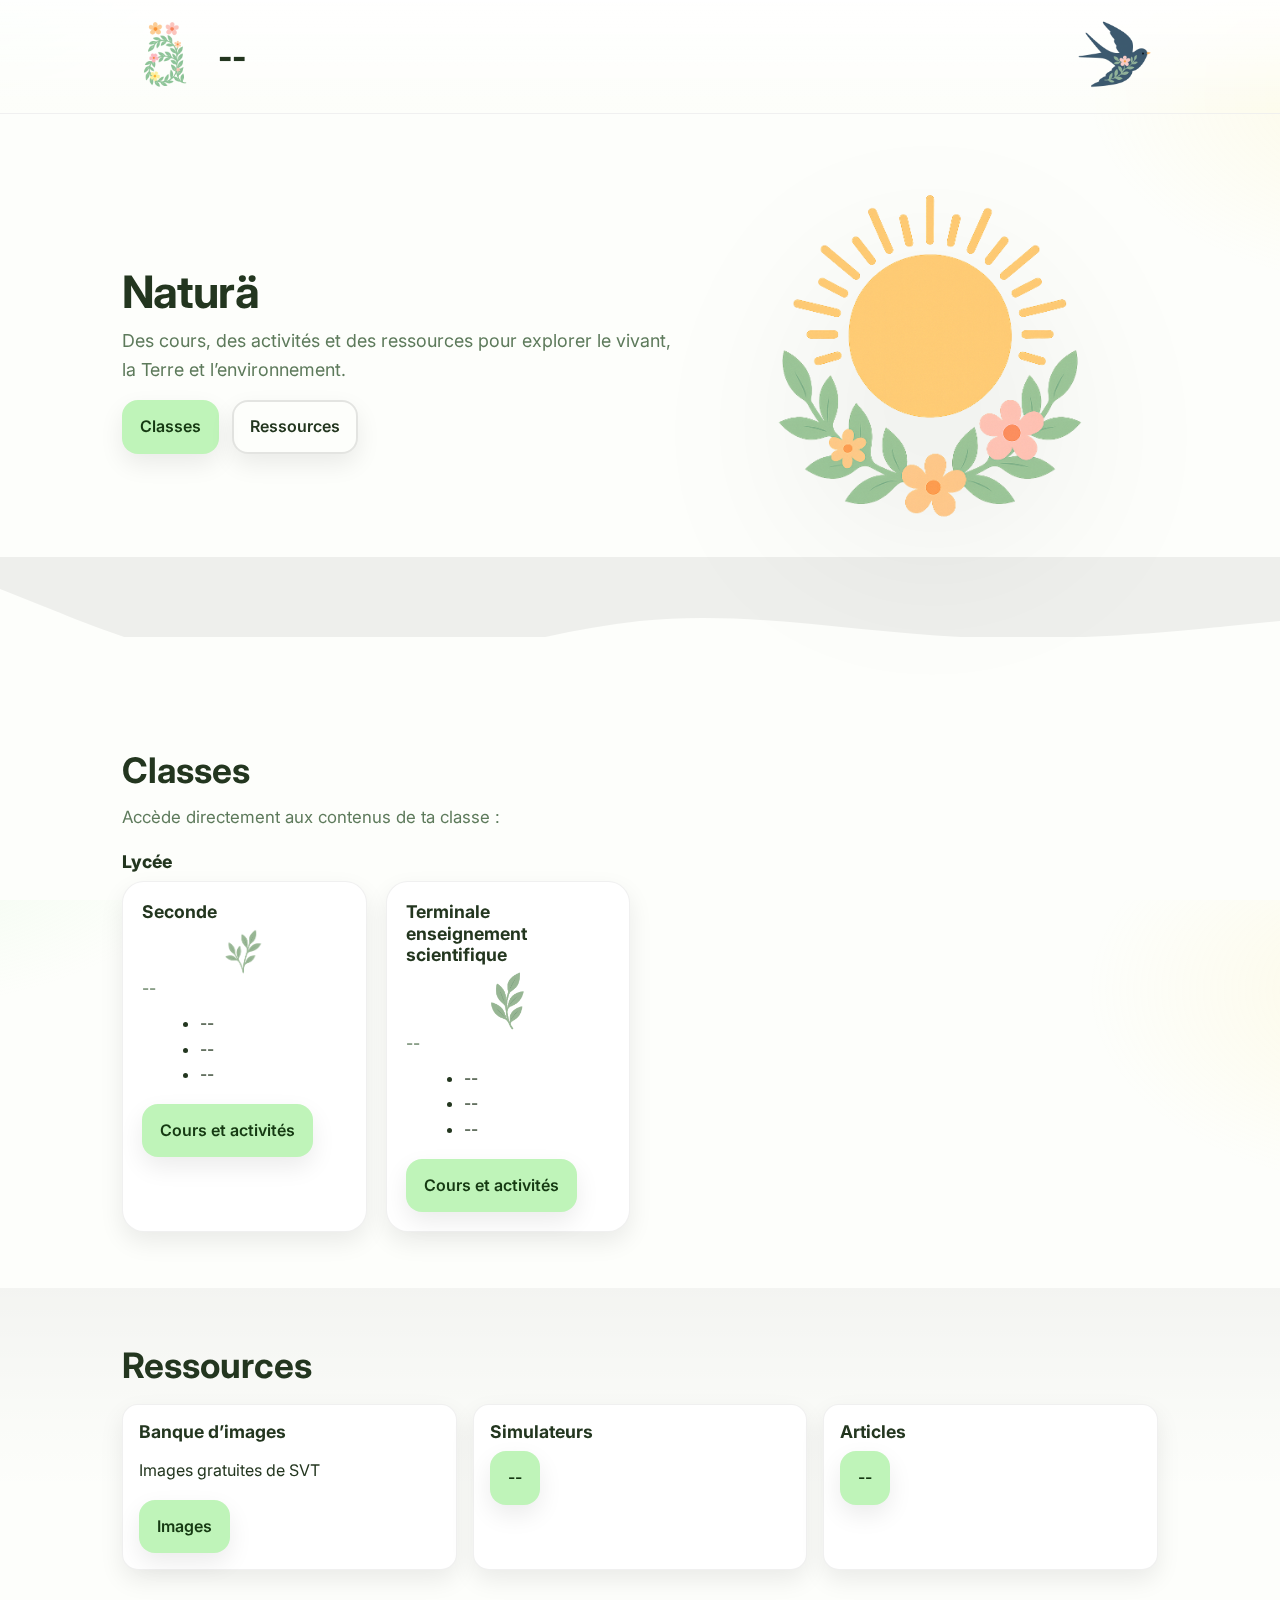
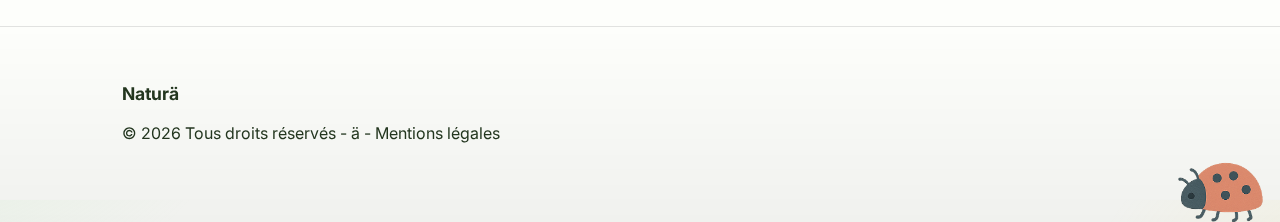
<file: index.html>
<!doctype html>
<html lang="fr">
<head>
    <meta charset="utf-8" />
    <meta name="viewport" content="width=device-width, initial-scale=1" />
    <title>Naturä - Sciences de la Vie et de la Terre</title>
    <meta name="description" content="Cours, activités et ressources de SVT du collège au lycée." />

    <link rel="preconnect" href="https://fonts.gstatic.com" crossorigin>
    <link href="https://fonts.googleapis.com/css2?family=Inter:wght@400;600;800&display=swap" rel="stylesheet">
    <link rel="stylesheet" href="style.css" />

    <!--    ICONES      -->
    <link rel="icon" href="/img/web/logo.png" type="image/png">
    <meta name="theme-color" content="#bff4b9">
    <meta name="background-color" content="#ccc">

</head>
<body>

  <!-- =========== Nav Bar =========== -->
    <header class="site-header">
        <div class="container nav">
            <a class="brand" href="index.html">
                <img src="img/logo.png">
                <span> -- </span>
            </a>
            <a class="menu" href="index.html">
                <img src="img/hirondelle.png">
            </a>
        </div>
    </header>

    <!-- =========== Hero =========== -->
    <section class="hero">
        <div class="container hero__inner">
            <div class="hero__text">
                <h1>Naturä</h1> <!-- Avec un ä, la nature a plus de vie -->
                <p>Des cours, des activités et des ressources pour explorer le vivant, la Terre et l’environnement.</p>
                <div class="hero__cta">
                    <a class="btn" href="#classes">Classes</a>
                    <a class="btn btn--ghost" href="#ressources">Ressources</a>
                </div>
                <br>
            </div>
            <div class="hero__art" aria-hidden="true">
                <img src="img/soleil.png">
            </div>
        </div>

        <div class="wave" aria-hidden="true">
            <svg viewBox="0 0 1440 80" preserveAspectRatio="none">
                <path d="M0,32L60,53.3C120,75,240,117,360,117.3C480,117,600,75,720,64C840,53,960,75,1080,80C1200,85,1320,75,1380,69.3L1440,64V0H0Z"></path>
            </svg>
        </div>
    </section>

  <!-- =========== Niveaux =========== -->
    <section id="classes" class="section">
        <div class="container">
            <h2>Classes</h2>
            <p class="lead">Accède directement aux contenus de ta classe :</p>

            <h3 class="group-title">Lycée</h3>
            <div class="grid cards">

                <article class="card">
                    <header>
                        <h3>Seconde</h3>
                        <img src="img/feuille_0.png">
                        <p>--</p>
                    </header>
                    <ul><li>--</li><li>--</li><li>--</li></ul>
                    <a class="btn" href="classes/seconde.html">Cours et activités</a>
                </article>

                <article class="card">
                    <header>
                        <h3>Terminale enseignement scientifique</h3>
                        <img src="img/feuille_1.png">
                        <p>--</p>
                    </header>
                    <ul><li>--</li><li>--</li><li>--</li></ul>
                    <a class="btn" href="classes/terminale-enseignement-scientifique.html">Cours et activités</a>
                </article>

            </div>
        </div>
    </section>

    <!-- =========== Ressources =========== -->
    <section id="ressources" class="section section--alt">
        <div class="container">
            <h2>Ressources</h2>
            <div class="resources">
                <article class="resource">
                    <h3>Banque d’images</h3>
                    <p>Images gratuites de SVT</p>
                    <a class="btn"  target="_blank" href="https://smart.servier.com/">Images</a>
                </article>

                <article class="resource">
                    <h3>Simulateurs</h3>
                    <a class="btn" href="#">--</a>
                </article>

                <article class="resource">
                    <h3>Articles</h3>
                    <a class="btn" href="#">--</a>                    
                </article>
            </div>
        </div>
    </section>


<!-- =========== Footer =========== -->
    <footer id="footer" class="site-footer">
        <div class="container footer__grid">
            <div>
                <h3>Naturä</h3>
                <p class="legal"> &copy; <span id="year"></span> Tous droits réservés - ä - <a href="mentions.html">Mentions légales</href></p>
            </div>
        </div>
        <img src="img/bug.png">
    </footer>
    <script src="app.js"></script>
</body>
</html>
</file>
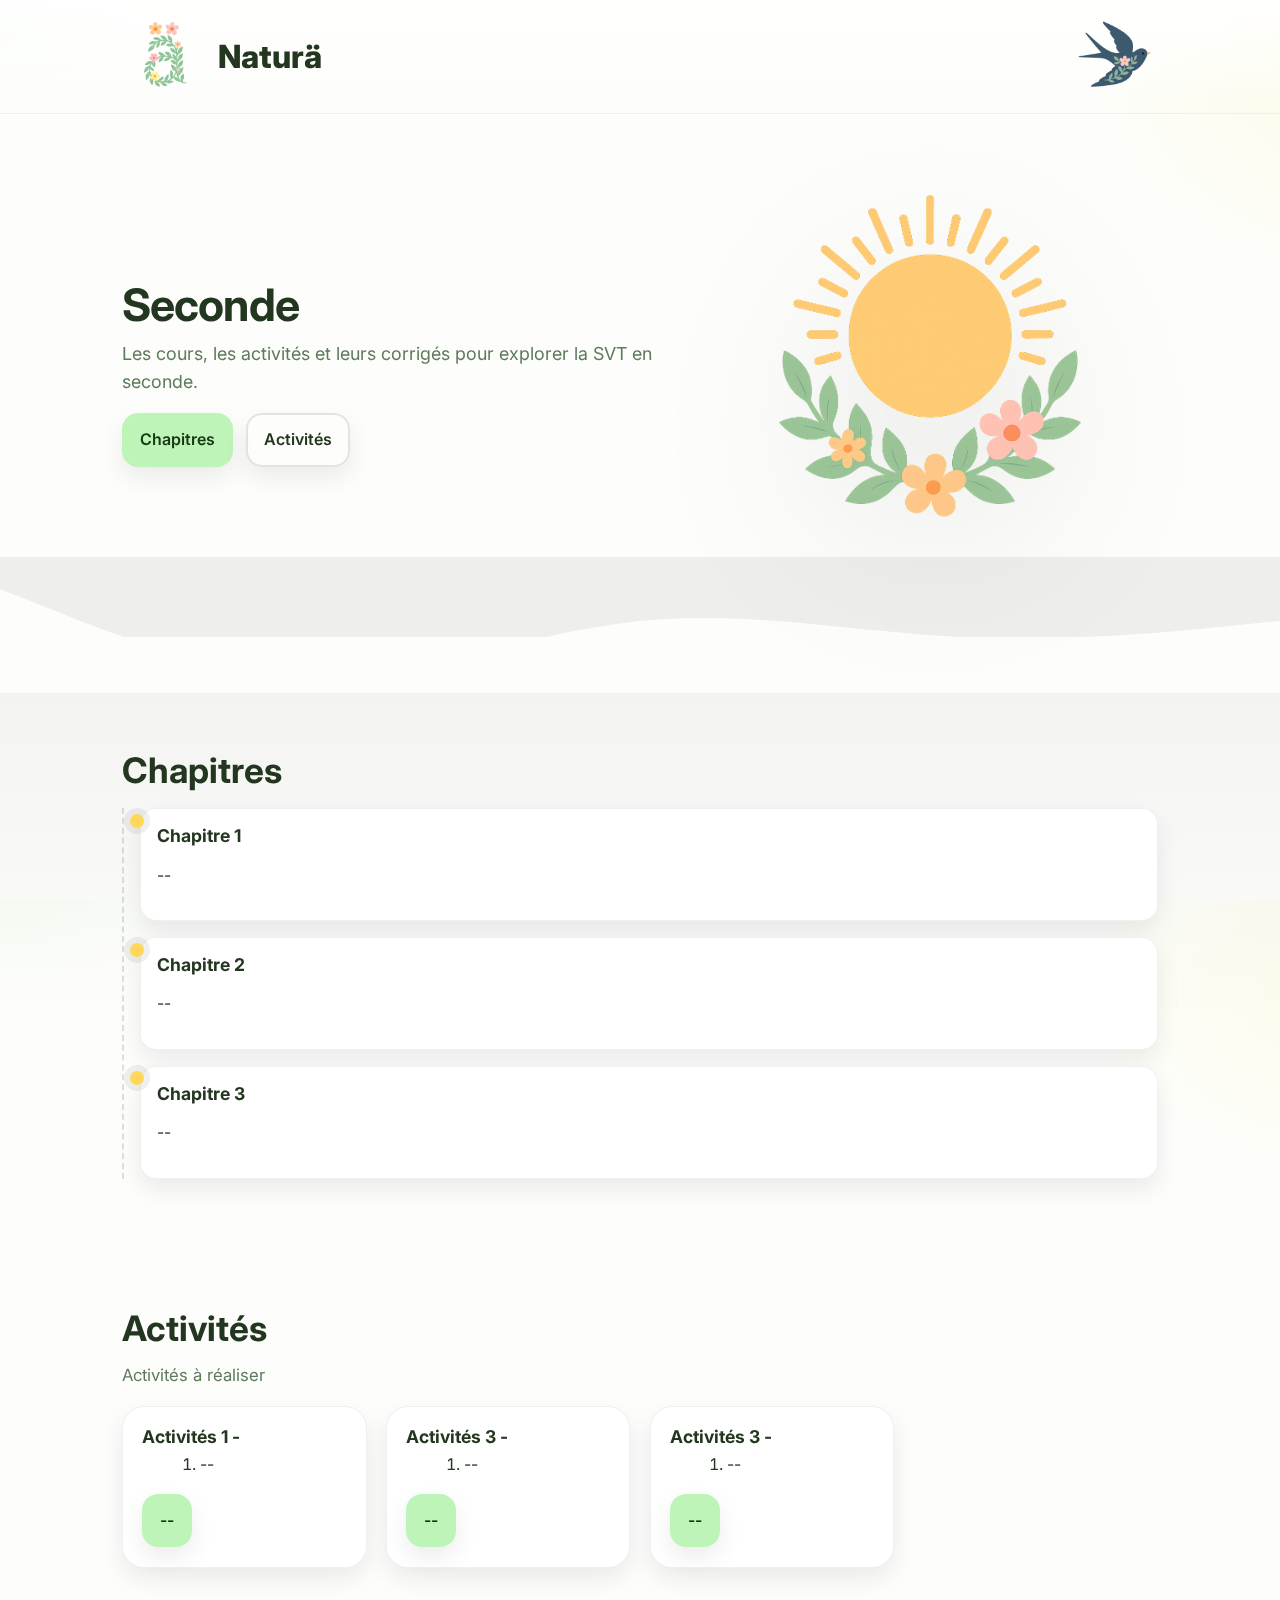
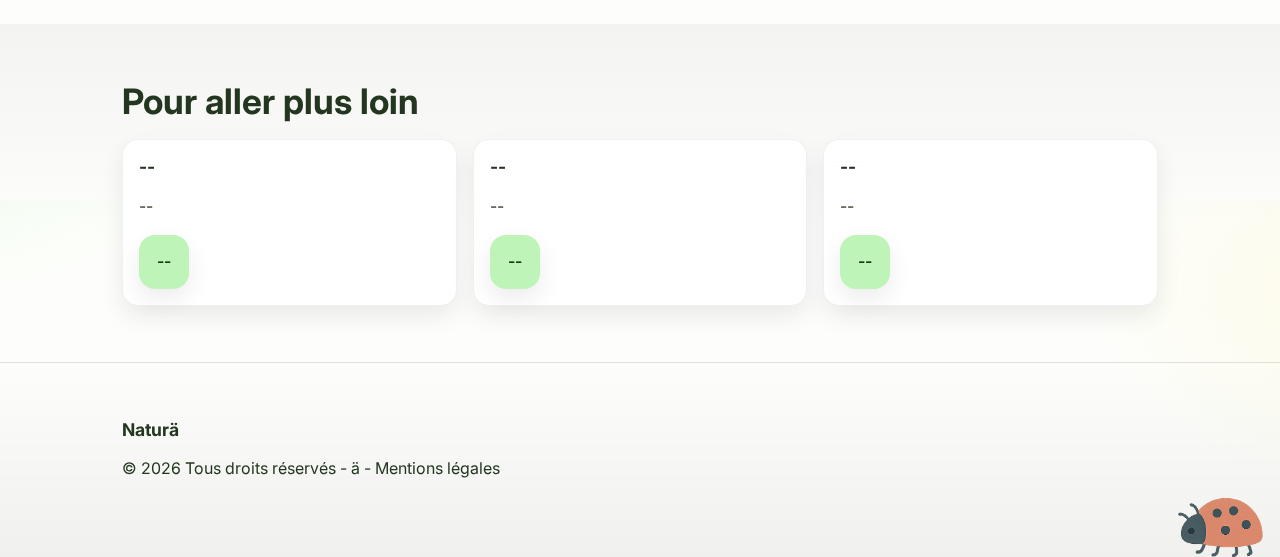
<file: classes/seconde.html>
<!doctype html>
<html lang="fr">
<head>
    <meta charset="utf-8" />
    <meta name="viewport" content="width=device-width, initial-scale=1" />
    <title>SVT 2nde</title>
    <meta name="description" content="Cours, activités et ressources de SVT du collège au lycée." />
    <link rel="preconnect" href="https://fonts.gstatic.com" crossorigin>
    <link href="https://fonts.googleapis.com/css2?family=Inter:wght@400;600;800&display=swap" rel="stylesheet">
    <link rel="stylesheet" href="../style.css" />
</head>
<body>

  <!-- =========== Nav Bar =========== -->
    <header class="site-header">
        <div class="container nav">
            <a class="brand" href="../index.html">
                <img src="../img/logo.png">
                <span>Naturä</span>
            </a>
            <a class="menu" href="../index.html">
                <img src="../img/hirondelle.png">
            </a>
        </div>
    </header>

  <!-- =========== Hero =========== -->
    <section class="hero">
        <div class="container hero__inner">
            <div class="hero__text">
                <h1>Seconde</h1>
                <p>Les cours, les activités et leurs corrigés pour explorer la SVT en seconde.</p>
                <div class="hero__cta">
                    <a class="btn" href="#chapitres">Chapitres</a>
                    <a class="btn btn--ghost" href="#activites">Activités</a>
                </div>
            </div>
            <div class="hero__art" aria-hidden="true">
                <img src="../img/soleil.png">
            </div>
        </div>
        <div class="wave" aria-hidden="true">
            <svg viewBox="0 0 1440 80" preserveAspectRatio="none">
                <path d="M0,32L60,53.3C120,75,240,117,360,117.3C480,117,600,75,720,64C840,53,960,75,1080,80C1200,85,1320,75,1380,69.3L1440,64V0H0Z"></path>
            </svg>
        </div>
    </section>

  <!-- =========== Chapitres =========== -->
    <section id="chapitres" class="section section--alt"> 
        <div class="container">
            <h2>Chapitres</h2>
            <div class="timeline">
                <div class="timeline__item">
                    <span class="dot"></span>
                    <div class="timeline__content">
                        <h3>Chapitre 1</h3>
                        <p>--</p>
                    </div>
                </div>
                <div class="timeline__item">
                    <span class="dot"></span>
                    <div class="timeline__content">
                        <h3>Chapitre 2</h3>
                        <p>--</p>
                    </div>
                </div>
                <div class="timeline__item">
                    <span class="dot"></span>
                    <div class="timeline__content">
                        <h3>Chapitre 3</h3>
                        <p>--</p>
                    </div>
                </div>
            </div>
        </div>
    </section>

    <!-- =========== Activités =========== -->
    <section id="activites" class="section">
        <div class="container">
            <h2>Activités</h2>
            <p class="lead">Activités à réaliser</p>
            <div class="grid cards">
                <article class="card card--protocol">
                    <header><h3>Activités 1 - </h3></header>
                    <ol>
                        <li>--</li>
                    </ol>
                    <a class="btn" href="#">--</a> 
                </article>
                <article class="card card--protocol">
                    <header><h3>Activités 3 - </h3></header>
                    <ol>
                        <li>--</li>                       
                    </ol>
                    <a class="btn" href="#">--</a> 
                </article>
                <article class="card card--protocol">
                    <header><h3>Activités 3 - </h3></header>
                    <ol>
                        <li>--</li>
                    </ol>
                    <a class="btn" href="#">--</a> 
                </article>
            </div>
        </div>
    </section>

    <!-- =========== Ressources =========== -->
    <section id="ressources" class="section section--alt">
        <div class="container">
            <h2>Pour aller plus loin</h2>
            <div class="resources">
                <article class="resource">
                    <h3>--</h3>
                    <p>--</p>
                    <a class="btn" href="#">--</a>
                </article>

                <article class="resource">
                    <h3>--</h3>
                    <p>--</p>
                    <a class="btn" href="#">--</a>
                </article>

                <article class="resource">
                    <h3>--</h3>
                    <p>--</p>
                    <a class="btn" href="#">--</a>                    
                </article>
            </div>
        </div>
    </section>

<!-- =========== Footer =========== -->
    <footer id="footer" class="site-footer">
        <div class="container footer__grid">
            <div>
                <h3>Naturä</h3>
                <p class="legal"> &copy; <span id="year"></span> Tous droits réservés - ä - <a href="../mentions.html">Mentions légales</href></p>
            </div>
        </div>
        <img src="../img/bug.png">
    </footer>
    <script src="../app.js"></script>
</body>
</html>
</file>
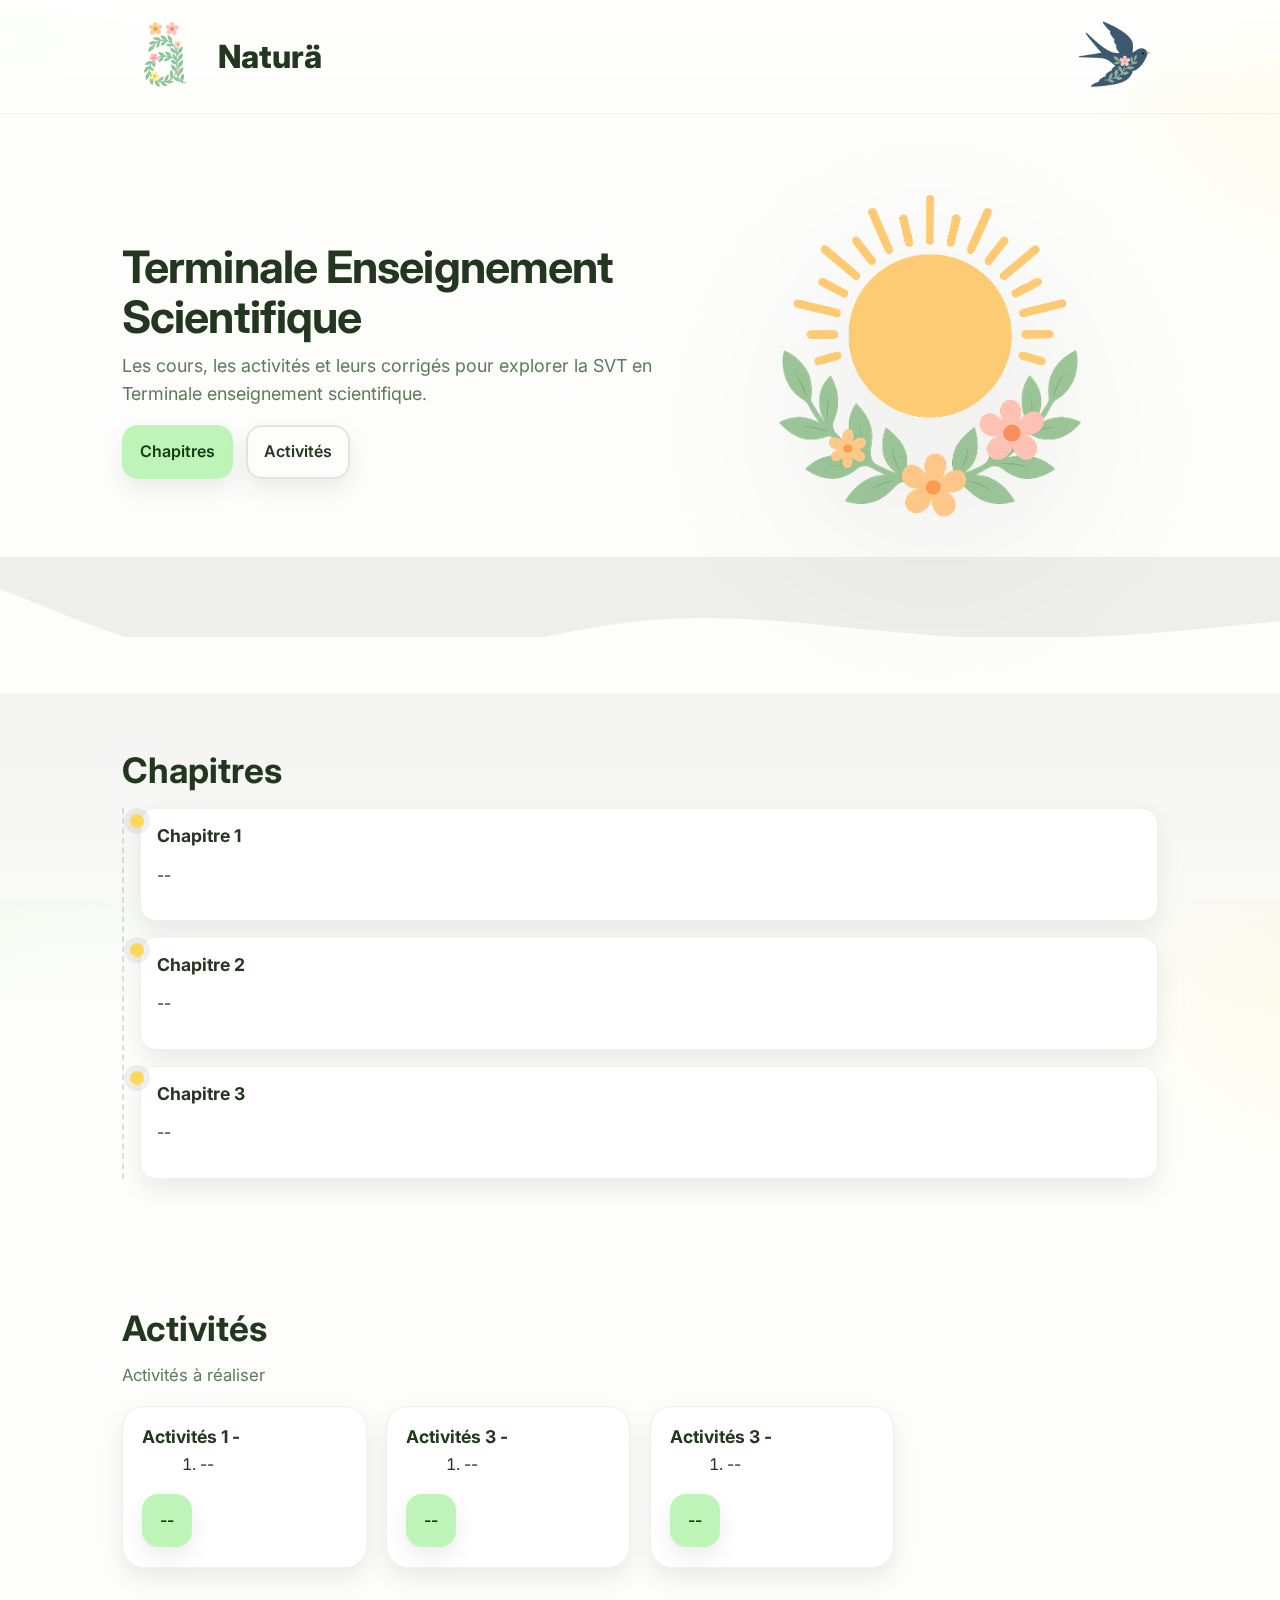
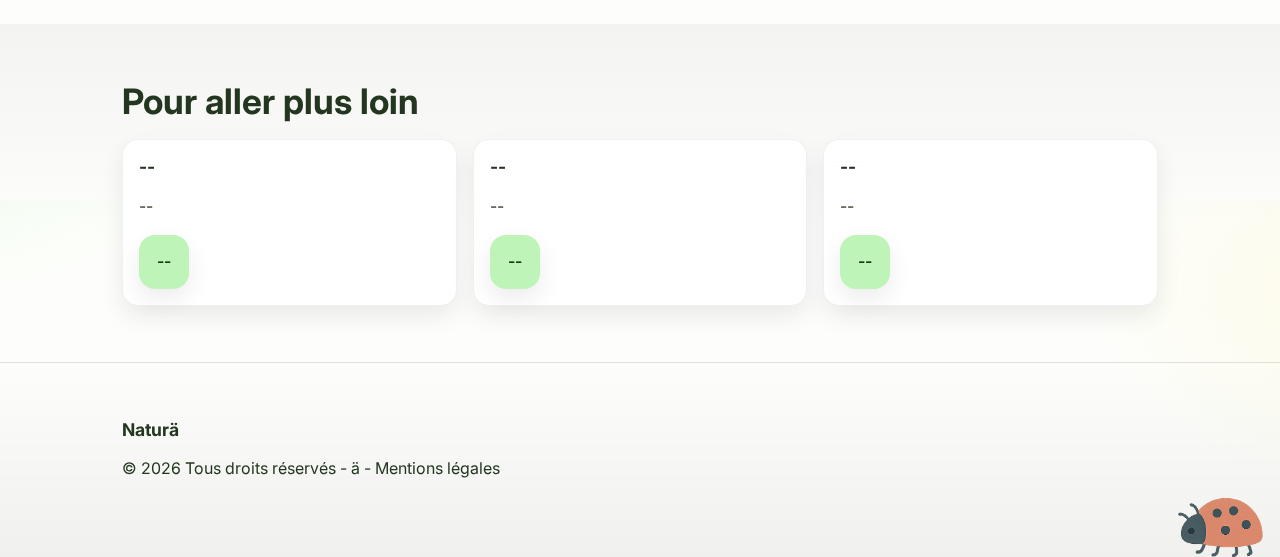
<file: classes/terminale-enseignement-scientifique.html>
<!doctype html>
<html lang="fr">
<head>
    <meta charset="utf-8" />
    <meta name="viewport" content="width=device-width, initial-scale=1" />
    <title>Terminale Enseignement Scientifique</title>
    <meta name="description" content="Cours, activités et ressources de SVT du collège au lycée." />
    <link rel="preconnect" href="https://fonts.gstatic.com" crossorigin>
    <link href="https://fonts.googleapis.com/css2?family=Inter:wght@400;600;800&display=swap" rel="stylesheet">
    <link rel="stylesheet" href="../style.css" />
</head>
<body>
    
  <!-- =========== Nav Bar =========== -->
    <header class="site-header">
        <div class="container nav">
            <a class="brand" href="../index.html">
                <img src="../img/logo.png">
                <span>Naturä</span>
            </a>
            <a class="menu" href="../index.html">
                <img src="../img/hirondelle.png">
            </a>
        </div>
    </header>

  <!-- =========== Hero =========== -->
    <section class="hero">
        <div class="container hero__inner">
            <div class="hero__text">
                <h1>Terminale Enseignement Scientifique</h1>
                <p>Les cours, les activités et leurs corrigés pour explorer la SVT en Terminale enseignement scientifique.</p>
                <div class="hero__cta">
                    <a class="btn" href="#chapitres">Chapitres</a>
                    <a class="btn btn--ghost" href="#activites">Activités</a>
                </div>
                <br>
            </div>
             <div class="hero__art" aria-hidden="true">
                <img src="../img/soleil.png">
            </div>
        </div>
        <div class="wave" aria-hidden="true">
            <svg viewBox="0 0 1440 80" preserveAspectRatio="none">
                <path d="M0,32L60,53.3C120,75,240,117,360,117.3C480,117,600,75,720,64C840,53,960,75,1080,80C1200,85,1320,75,1380,69.3L1440,64V0H0Z"></path>
            </svg>
        </div>
    </section>

  <!-- =========== Chapitres =========== -->
    <section id="chapitres" class="section section--alt"> 
        <div class="container">
            <h2>Chapitres</h2>
            <div class="timeline">
                <div class="timeline__item">
                    <span class="dot"></span>
                    <div class="timeline__content"><h3>Chapitre 1</h3><p>--</p>
                    </div>
                </div>
                <div class="timeline__item">
                    <span class="dot"></span>
                    <div class="timeline__content"><h3>Chapitre 2</h3><p>--</p>
                    </div>
                </div>
                <div class="timeline__item">
                    <span class="dot"></span>
                    <div class="timeline__content"><h3>Chapitre 3</h3><p>--</p>
                    </div>
                </div>
            </div>
        </div>
    </section>

  <!-- =========== Activités =========== -->
    <section id="activites" class="section">
        <div class="container">
            <h2>Activités</h2>
            <p class="lead">Activités à réaliser</p>
            <div class="grid cards">
                <article class="card card--protocol">
                    <header><h3>Activités 1 - </h3></header>
                    <ol>
                        <li>--</li>
                    </ol>
                    <a class="btn" href="#">--</a> 
                </article>
                <article class="card card--protocol">
                    <header><h3>Activités 3 - </h3></header>
                    <ol>
                        <li>--</li>                       
                    </ol>
                    <a class="btn" href="#">--</a> 
                </article>
                <article class="card card--protocol">
                    <header><h3>Activités 3 - </h3></header>
                    <ol>
                        <li>--</li>
                    </ol>
                    <a class="btn" href="#">--</a> 
                </article>
            </div>
        </div>
    </section>

  <!-- =========== Ressources =========== -->

    <section id="ressources" class="section section--alt">
        <div class="container">
            <h2>Pour aller plus loin</h2>
            <div class="resources">
                <article class="resource">
                    <h3>--</h3>
                    <p>--</p>
                    <a class="btn" href="#">--</a>
                </article>

                <article class="resource">
                    <h3>--</h3>
                    <p>--</p>
                    <a class="btn" href="#">--</a>
                </article>

                <article class="resource">
                    <h3>--</h3>
                    <p>--</p>
                    <a class="btn" href="#">--</a>                    
                </article>
            </div>
        </div>
    </section>

    <!-- =========== Footer =========== -->
    <footer id="footer" class="site-footer">
        <div class="container footer__grid">
            <div>
                <h3>Naturä</h3>
                <p class="legal"> &copy; <span id="year"></span> Tous droits réservés - ä - <a href="../mentions.html">Mentions légales</href></p>
            </div>
        </div>
        <img src="../img/bug.png">
    </footer>
    <script src="../app.js"></script>
</body>
</html>
</file>
<file: style.css>
/* ===========================
                ä
   =========================== */

/* ===== Palette JOUR (été verdure, très claire) ===== */
:root{
  --bg: #fdfefb;            /* fond blanc cassé lumineux */
  --card: #ffffff;
  --text: #23361f;          /* vert très foncé lisible */
  --muted: #5d7a5b;         /* gris-vert doux */

  --primary: #bff4b9;       /* vert pastel bouton */
  --primary-ink: #153912;   /* texte bouton */
  --accent: #ffd75a;        /* jaune soleil pour liens accents */
  --ring: rgba(191,244,185,.35);
  --shadow: 0 10px 24px rgba(0,0,0,.08);

  /* dégradés décoratifs */
  --grad-1: #c8f7c6;        /* vert clair */
  --grad-2: #ffe88b;        /* jaune pastel */
}

/* ====== Base (structure inchangée) ====== */
*{ box-sizing:border-box; }
html,body{ height:100%; }
html{ scroll-behavior:smooth; }
body{
  margin:0;
  font-family:"Inter", system-ui, -apple-system, Segoe UI, Roboto, Arial, sans-serif;
  color:var(--text);
  background:
    radial-gradient(900px 500px at -10% -10%, rgba(200,247,198,.25), transparent 40%),
    radial-gradient(800px 500px at 110% 10%, rgba(255,232,139,.18), transparent 40%),
    var(--bg);
  line-height:1.6;
  transition: background .4s ease, color .3s ease;
}

img,svg{ max-width:100%; height:auto; display:block; }

.container{ width:min(100% - 2rem, 1100px); margin-inline:auto; }

h1,h2,h3{ line-height:1.2; margin:0 0 .5em; }
h1{ font-size: clamp(2rem, 3vw + 1rem, 3.2rem); letter-spacing:-.02em; }
h2{ font-size: clamp(1.6rem, 2vw + .6rem, 2.2rem); }
h3{ font-size: 1.1rem; }
p.lead{ color:var(--muted); margin-top:-.25rem; }

/* ===== Liens & boutons (inchangés, couleurs via variables) ===== */
a{ color:var(--text); text-decoration:none; }
a:hover{ color:var(--accent); text-decoration:none; }

.btn{
  display:inline-block;
  background:var(--primary);
  color:var(--primary-ink);
  padding:.75rem 1rem;
  border-radius:16px;
  font-weight:600;
  box-shadow: var(--shadow);
  border:2px solid transparent;
  transition: transform .15s ease, box-shadow .2s ease, background .2s;
}
.btn:hover{ transform: translateY(-1px); text-decoration:none; filter:brightness(1.05); }
.btn:focus{ outline:none; box-shadow: 0 0 0 6px var(--ring); }
.btn--ghost{
  background:transparent;
  color:var(--text);
  border:2px solid rgba(0,0,0,.1);
}

/* ===== Header / Nav ===== */
.site-header{
  position:sticky; top:0; z-index:10;
  backdrop-filter:saturate(120%) blur(8px);
  background:linear-gradient(to bottom, rgba(255,255,255,.85), rgba(255,255,255,.55), transparent);
  border-bottom:1px solid rgba(0,0,0,.06);
}

.nav{ display:flex; align-items:center; gap:1rem; padding:.75rem 0; }
.brand{ display:flex; align-items:center; gap:.6rem; font-weight:800; color:var(--text); }
.brand img {width: 86px !important; height: auto; display:block;}
.brand img:hover {transform: scale(1.1); }
.brand span {  font-size: 2rem;  line-height: 1; text-decoration: none;}


.menu{
  margin-left:auto; display:flex; align-items:center; gap:.5rem;
  padding-bottom:.2rem;
}

.menu img {width: 86px !important; height: auto; display:block;}
.menu img:hover {transform: scale(1.1); }


/* — Bouton jour/nuit (dans le menu) — */
.theme-toggle{
  margin-left:.25rem;
  padding:.45rem .7rem;
  border-radius:999px;
  border:1px solid rgba(0,0,0,.08);
  background:transparent;
  cursor:pointer;
  font-size:1rem;
  line-height:1;
  transition: transform .15s ease, background .2s ease, border-color .2s;
}
.theme-toggle:hover{ transform: translateY(-1px); background:rgba(0,0,0,.04); }

/* ===== Layout de base ===== */
.container{width: min(1100px, 92vw);margin-inline: auto;padding-inline: clamp(1rem, 3vw, 2rem);}
.hero{  position: relative;padding: clamp(2rem, 6vw, 6rem) 0 clamp(2rem, 5vw, 3.5rem);}
.hero__inner{display: grid;  align-items: center;gap: clamp(1rem, 3vw, 2rem);
grid-template-columns: minmax(0, 1.1fr) minmax(0, 0.9fr);}
/* Empêche le dépassement de texte dans les grilles */
.hero__inner > *{ min-width: 0; }
/* ==== Texte ===== */
.hero__text{max-width: 70ch;}
.hero__text h1{  font-size: clamp(1.8rem, 3.5vw, 3rem);line-height: 1.1;margin: 0 0 .6rem;}
.hero__text p{
  color: var(--muted);
  font-size: clamp(1rem, 1.4vw, 1.125rem);
  line-height: 1.6;
  margin: 0;
  /* si un mot très long apparaît */
  overflow-wrap: anywhere;
}
/* CTA */
.hero__cta{
  display: flex;
  flex-wrap: wrap;
  gap: .8rem;
  margin-top: 1rem;
}
/* ===== Image ===== */
.hero__art{
  display: flex;
  justify-content: center;   /* centre l’image dans sa colonne */
}
.hero__art img{
  display: block;
  height: auto;
  /* largeur fluide bornée, centrée */
  width: min(65vw, 380px);
  max-width: 100%;
  margin: 0 auto;
  /* un peu d’air sous l’image sur desktop */
  padding: 0 clamp(.5rem, 2vw, 1.5rem) clamp(1rem, 3vw, 2rem);
  filter: drop-shadow(0 40px 80px rgba(0,0,0,.08));
}
/* ===== Wave (si tu l’utilises) ===== */
.wave svg{ width:100%; height:80px; display:block; }
.wave path{ fill:rgba(0,0,0,.06); }

/* ===== Responsive ===== */
@media (max-width: 900px){
  .hero__inner{
    grid-template-columns: 1fr;
    row-gap: clamp(1rem, 4vw, 2rem);
    justify-items: center;      /* centre le contenu dans la colonne */
    text-align: center;         /* centre le texte */
  }
  .hero__text{
    max-width: 65ch;
  }
  .hero__art img{
    /* réduit le logo sur mobile et garde le centrage */
    width: min(70vw, 260px);
    padding-bottom: clamp(1rem, 4vw, 1.5rem);
  }
}

/* ===== Sections ===== */
.section{ padding: 3.5rem 0; }
.section--alt{ background: linear-gradient(to bottom, rgba(0,0,0,.04), transparent 60%); }

.group-title{ margin: 1.2rem 0 .6rem; font-weight:800; color: var(--text); }

/* ===== Grids / Cards ===== */
.grid{ display:grid; gap:1.2rem; grid-template-columns: repeat(4, minmax(0,1fr)); }
@media (max-width: 1000px){ .grid{ grid-template-columns: repeat(2, minmax(0,1fr)); } }
@media (max-width: 560px){ .grid{ grid-template-columns:1fr; } }

.cards .card{
  background:var(--card);
  border:1px solid rgba(0,0,0,.06);
  border-radius:22px;
  padding:1.2rem; box-shadow: var(--shadow);
  transition: transform .15s ease, border-color .2s ease;
}
.cards .card:hover{ transform: translateY(-2px); border-color: rgba(0,0,0,.12); }

.card img {width: 40px !important; height: auto; margin-left: auto;
  margin-right: auto; display: block;}

.cards h3{ margin-bottom:.2rem; }
.cards p{ color:var(--muted); margin:0 0 .6rem; }
.cards ul{ margin:.4rem 0 1rem 1.1rem; }
.card .actions{ display:flex; gap:.6rem; flex-wrap:wrap; }
.card--protocol ol{ margin:.3rem 0 1rem 1.1rem; }

/* ===== Timeline ===== */
.timeline{ position:relative; margin-top:1rem; border-left: 2px dashed rgba(0,0,0,.12); padding-left:1rem; }
.timeline__item{ position:relative; margin: 1rem 0; }
.timeline__item .dot{
  position:absolute; left:-10px; top:.35rem;
  width:14px; height:14px; background:var(--accent);
  border-radius:50%; box-shadow:0 0 0 6px rgba(0,0,0,.06);
}
.timeline__content{
  background:var(--card); border:1px solid rgba(0,0,0,.06);
  border-radius:16px; padding:1rem; box-shadow: var(--shadow);
}

/* ===== Ressources ===== */
.resources{ display:grid; gap:1rem; grid-template-columns: repeat(3, minmax(0,1fr)); }
@media (max-width: 800px){ .resources{ grid-template-columns:1fr; } }
.resource{
  background:var(--card); border:1px solid rgba(0,0,0,.06);
  border-radius:16px; padding:1rem; box-shadow: var(--shadow);
}

/* ===== Footer ===== */
.site-footer{
  padding: 3.5rem 1rem 0rem;
  background: linear-gradient(to top, rgba(0,0,0,.05), transparent);
  border-top:1px solid rgba(0,0,0,.06);
}

.site-footer img {width: 86px !important; height: auto; display:block; margin-left: auto;}

.footer__grid{ display:grid; gap:1.2rem; grid-template-columns: 1.2fr .8fr; }
@media (max-width: 900px){ .footer__grid{ grid-template-columns:1fr; } }


input, textarea{
  width:100%; padding:.75rem .9rem; border-radius:12px;
  border:1px solid rgba(0,0,0,.12); background: rgba(0,0,0,.03);
  color:var(--text);
}
input:focus, textarea:focus{ outline:none; box-shadow: 0 0 0 6px var(--ring); }

/* ===== Utilitaires ===== */
.link{ font-weight:600; }
.lead{ font-size:1.05rem; }

/* ===== Impression ===== */
@media print {
  .site-header, .hero__art, .wave, .btn, .theme-toggle { display:none !important; }
  body{ background:white; color:black; }
  .cards .card, .timeline__content, .resource{ box-shadow:none; border:1px solid #ccc; }
}
</file>
